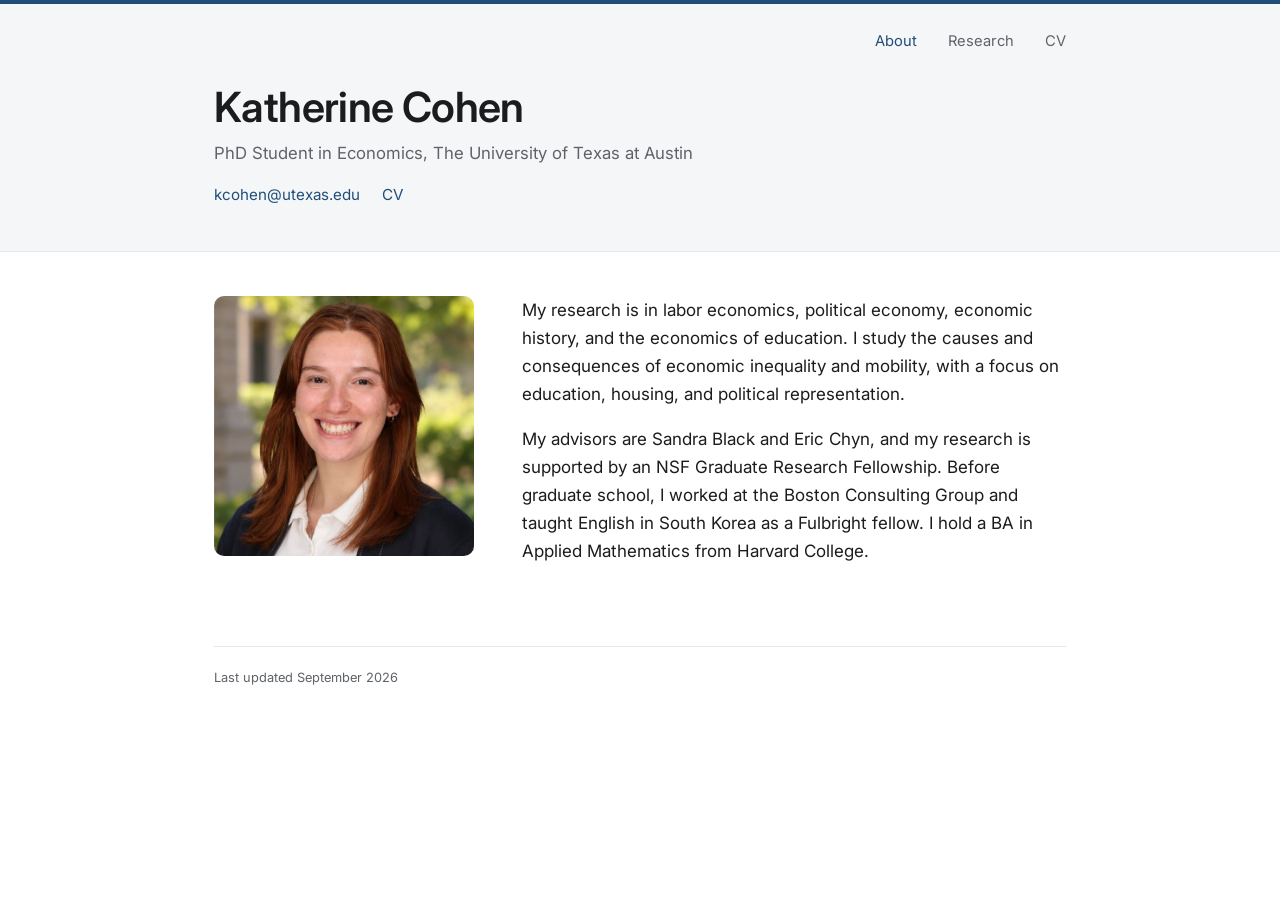
<file: index.html>
<!doctype html>
<html lang="en">
<head>
  <meta charset="utf-8">
  <meta name="viewport" content="width=device-width, initial-scale=1">
  <title>Katherine Cohen</title>
  <meta name="description" content="Katherine Cohen, PhD student in economics at The University of Texas at Austin.">
  <link rel="preconnect" href="https://fonts.googleapis.com">
  <link href="https://fonts.googleapis.com/css2?family=Inter:wght@400;600&display=swap" rel="stylesheet">
  <link rel="stylesheet" href="style.css">
</head>
<body>
<section class="hero">
  <div class="wrap">
  <header>
    <nav>
      <a href="index.html" aria-current="page">About</a>
      <a href="research.html">Research</a>
      <a href="assets/Cohen_CV.pdf">CV</a>
      <!-- <a href="hobbies.html">Hobbies</a> -->
    </nav>
  </header>
    <h1>Katherine Cohen</h1>
    <p class="role">PhD Student in Economics, The University of Texas at Austin</p>
    <div class="links">
      <a href="mailto:kcohen@utexas.edu">kcohen@utexas.edu</a>
      <a href="assets/Cohen_CV.pdf">CV</a>
    </div>
  </div>
</section>

<div class="wrap">
  <main>
    <section class="intro">
      <img src="assets/headshot.jpg" alt="Photo of Katherine Cohen">
      <div>
        <p>My research is in labor economics, political economy, economic history, and the economics of education. I study the causes and consequences of economic inequality and mobility, with a focus on education, housing, and political representation.</p>
        <p>My advisors are Sandra Black and Eric Chyn, and my research is supported by an NSF Graduate Research Fellowship. Before graduate school, I worked at the Boston Consulting Group and taught English in South Korea as a Fulbright fellow. I hold a BA in Applied Mathematics from Harvard College.</p>
      </div>
    </section>
  </main>

  <footer>Last updated September 2026</footer>
</div>
</body>
</html>
</file>
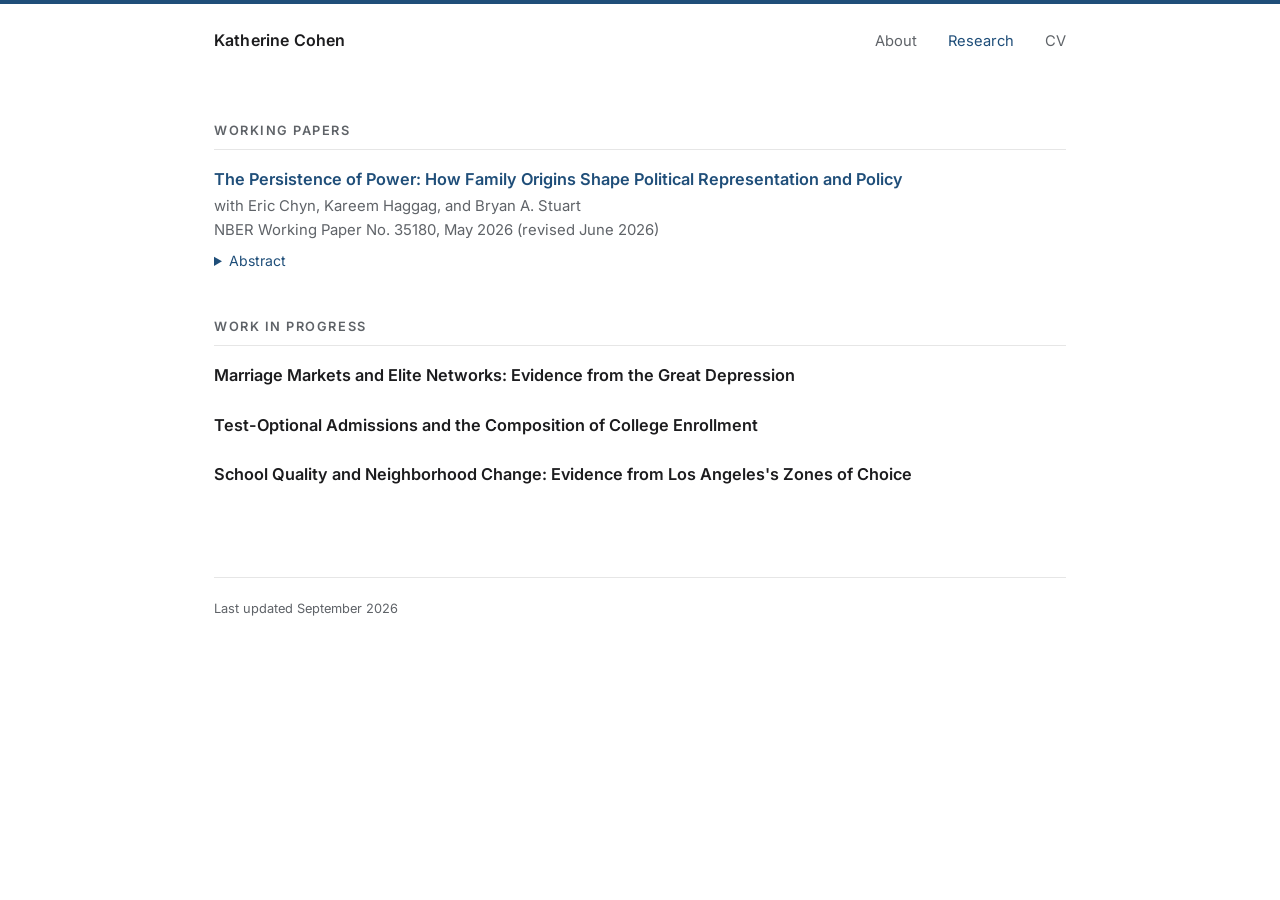
<file: research.html>
<!doctype html>
<html lang="en">
<head>
  <meta charset="utf-8">
  <meta name="viewport" content="width=device-width, initial-scale=1">
  <title>Research | Katherine Cohen</title>
  <link rel="preconnect" href="https://fonts.googleapis.com">
  <link href="https://fonts.googleapis.com/css2?family=Inter:wght@400;600&display=swap" rel="stylesheet">
  <link rel="stylesheet" href="style.css">
</head>
<body>
<div class="wrap">
  <header>
    <a class="name" href="index.html">Katherine Cohen</a>
    <nav>
      <a href="index.html">About</a>
      <a href="research.html" aria-current="page">Research</a>
      <a href="assets/Cohen_CV.pdf">CV</a>
      <!-- <a href="hobbies.html">Hobbies</a> -->
    </nav>
  </header>

  <main>
    <h2>Working Papers</h2>

    <div class="paper">
      <div class="title"><a href="https://www.nber.org/papers/w35180">The Persistence of Power: How Family Origins Shape Political Representation and Policy</a></div>
      <div class="meta">with Eric Chyn, Kareem Haggag, and Bryan A. Stuart<br>NBER Working Paper No. 35180, May 2026 (revised June 2026)</div>
      <details>
        <summary>Abstract</summary>
        <p>In the United States, long hailed as the land of opportunity, is access to political office truly open across society, or do the most privileged children disproportionately rise to enter political life? This question speaks to a longstanding concern that elite families may entrench themselves in positions of power, reproducing a form of hereditary privilege within a democratic system. We study the family backgrounds of U.S. politicians over the late nineteenth and early twentieth centuries and show that children from wealthy and privileged households have been substantially overrepresented in elected office. This imbalance has persisted over time and, at the highest levels of office, varies little across political parties. To test the durability of elite political advantage, we exploit the sudden economic shock caused by the end of slavery. Despite the large and concentrated losses at the top of the wealth distribution, the children of slaveholders continued to enter government at high rates. Finally, we examine whether politicians' socioeconomic origins shape policy by constructing a new sample of close elections linked to detailed information on U.S. House candidates' family backgrounds. Comparing otherwise similar districts in which a candidate from a high socioeconomic status family narrowly wins rather than loses, we find that districts represented by higher status candidates are less likely to support pro-tax positions in roll-call voting. Together, the evidence across our analyses shows that family background strongly predicts entry into political office and has measurable consequences for policy choices.</p>
      </details>
    </div>

    <h2>Work in Progress</h2>

    <div class="paper">
      <div class="title">Marriage Markets and Elite Networks: Evidence from the Great Depression</div>
    </div>
    <div class="paper">
      <div class="title">Test-Optional Admissions and the Composition of College Enrollment</div>
    </div>
    <div class="paper">
      <div class="title">School Quality and Neighborhood Change: Evidence from Los Angeles's Zones of Choice</div>
    </div>
  </main>

  <footer>Last updated September 2026</footer>
</div>
</body>
</html>
</file>
<file: style.css>
:root {
  --text: #1c1c1e;
  --muted: #5f6368;
  --accent: #1f4e79;
  --rule: #e6e6e6;
  --bg: #ffffff;
  --band: #f5f6f8;
}
@media (prefers-color-scheme: dark) {
  :root {
    --text: #e8e8ea;
    --muted: #a0a4aa;
    --accent: #8cb8e6;
    --rule: #2e3136;
    --bg: #141517;
    --band: #1c1e21;
  }
}

* { box-sizing: border-box; }

body {
  margin: 0;
  background: var(--bg);
  color: var(--text);
  font-family: "Inter", system-ui, -apple-system, "Segoe UI", sans-serif;
  font-size: 17px;
  line-height: 1.65;
  border-top: 4px solid var(--accent);
}

.wrap {
  max-width: 900px;
  margin: 0 auto;
  padding: 0 24px;
}

a { color: var(--accent); text-decoration: none; }
a:hover { text-decoration: underline; }

/* Top bar */
header {
  display: flex;
  flex-wrap: wrap;
  justify-content: space-between;
  align-items: center;
  gap: 8px 24px;
  padding: 22px 0;
}
.name {
  font-weight: 600;
  font-size: 1rem;
  color: var(--text);
  letter-spacing: 0.01em;
}
.name:hover { text-decoration: none; }
nav a {
  margin-left: 26px;
  color: var(--muted);
  font-size: 0.92rem;
}
nav a:first-child { margin-left: 0; }
nav a:hover, nav a[aria-current="page"] { color: var(--accent); text-decoration: none; }

/* Home page hero */
.hero {
  background: var(--band);
  border-bottom: 1px solid var(--rule);
  padding: 0 0 44px;
}
.hero header { justify-content: flex-end; padding: 22px 0 30px; }
.hero h1 {
  font-size: 2.6rem;
  font-weight: 600;
  letter-spacing: -0.015em;
  line-height: 1.15;
  margin: 0 0 8px;
}
.hero .role { color: var(--muted); margin: 0; font-size: 1.05rem; }
.hero .links {
  margin-top: 14px;
  font-size: 0.95rem;
  display: flex;
  flex-wrap: wrap;
  gap: 6px 22px;
}

main { padding: 44px 0 64px; }

.intro {
  display: grid;
  grid-template-columns: 260px 1fr;
  gap: 48px;
  align-items: start;
}
.intro img {
  width: 100%;
  aspect-ratio: 1 / 1;
  object-fit: cover;
  border-radius: 10px;
  display: block;
}
.intro p:first-child { margin-top: 0; }
@media (max-width: 680px) {
  .hero { padding: 0 0 30px; }
  .hero header { justify-content: flex-start; padding-bottom: 22px; }
  .hero h1 { font-size: 2rem; }
  .intro { grid-template-columns: 1fr; gap: 28px; }
  .intro img { max-width: 220px; }
}

/* Research page */
h2 {
  font-size: 0.8rem;
  text-transform: uppercase;
  letter-spacing: 0.12em;
  color: var(--muted);
  font-weight: 600;
  margin: 44px 0 18px;
  padding-bottom: 8px;
  border-bottom: 1px solid var(--rule);
}
h2:first-child { margin-top: 0; }
.paper { margin-bottom: 26px; }
.paper .title { font-weight: 600; font-size: 1.02rem; line-height: 1.45; }
.paper .meta { color: var(--muted); font-size: 0.93rem; margin-top: 2px; }
.paper details { margin-top: 6px; font-size: 0.94rem; }
.paper summary { cursor: pointer; color: var(--accent); font-size: 0.88rem; }
.paper details p { margin: 8px 0 0; }

footer {
  border-top: 1px solid var(--rule);
  padding: 20px 0 40px;
  color: var(--muted);
  font-size: 0.8rem;
}
</file>
